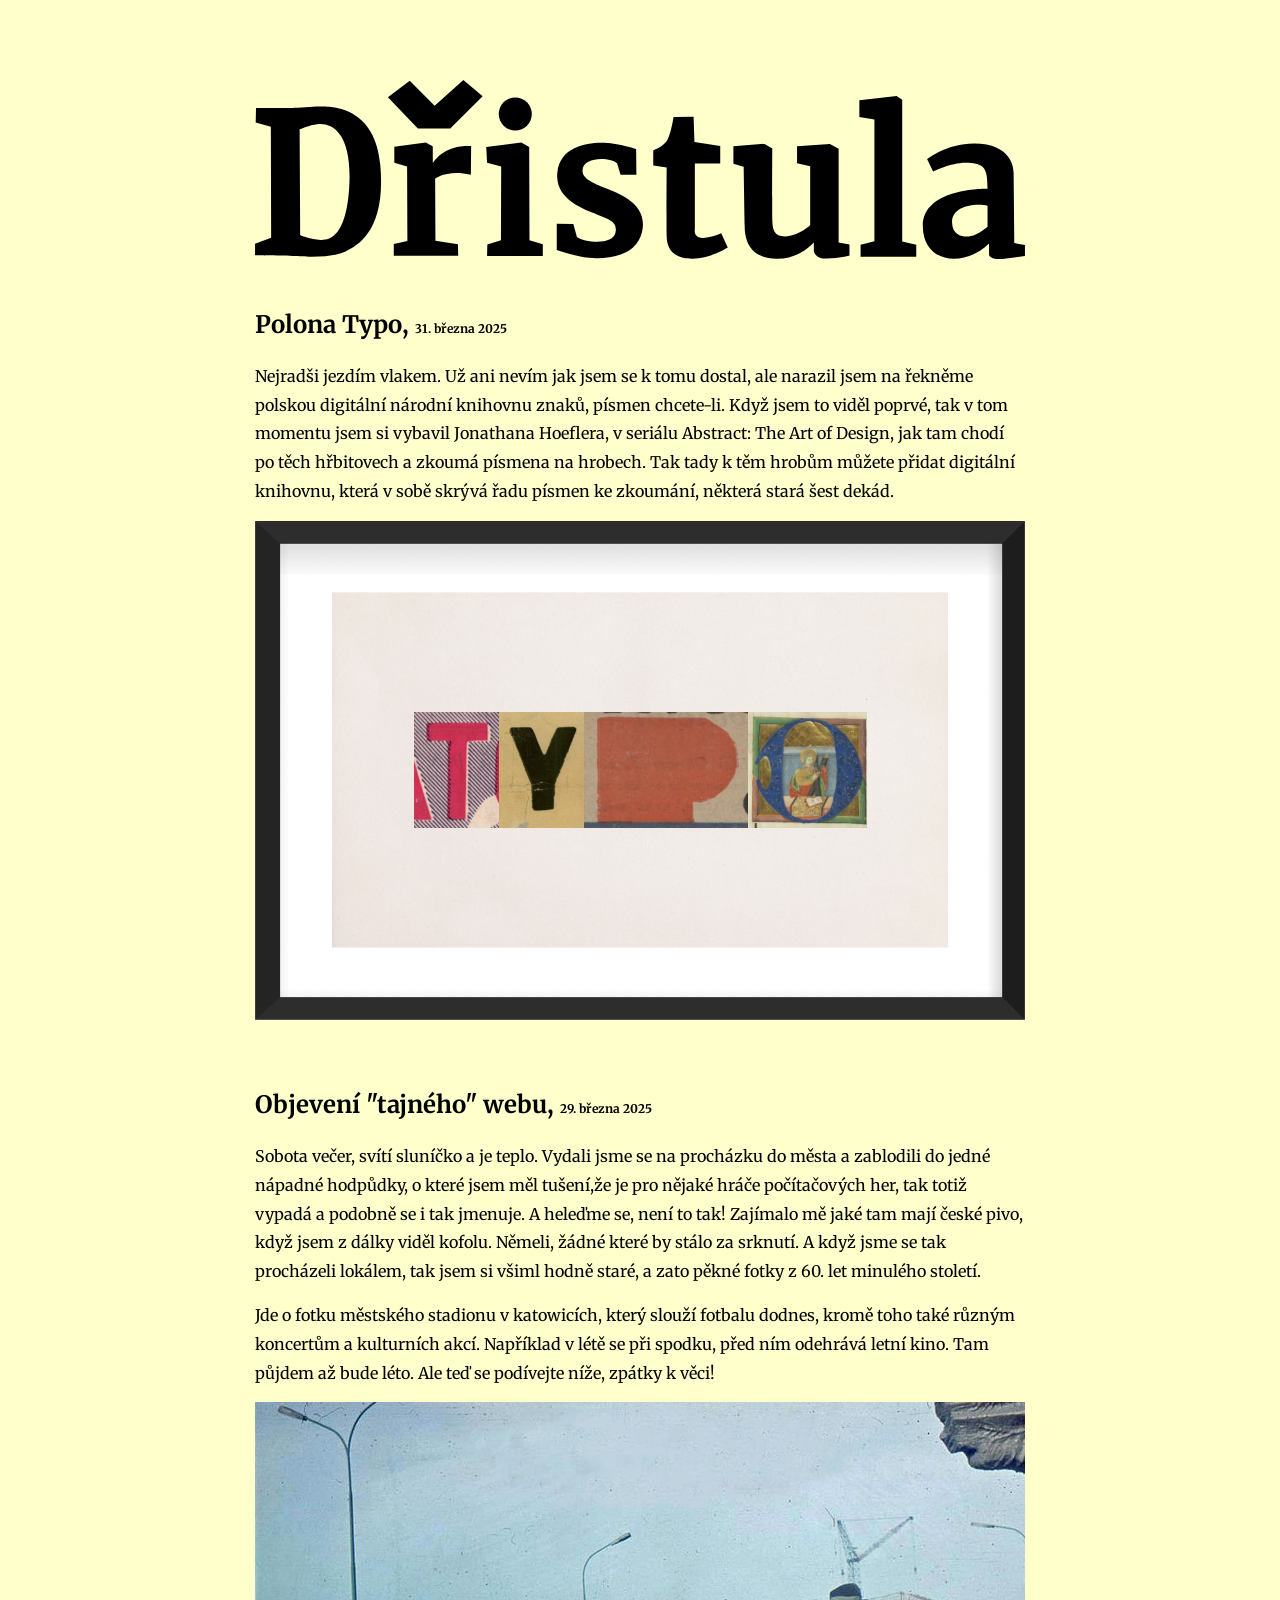
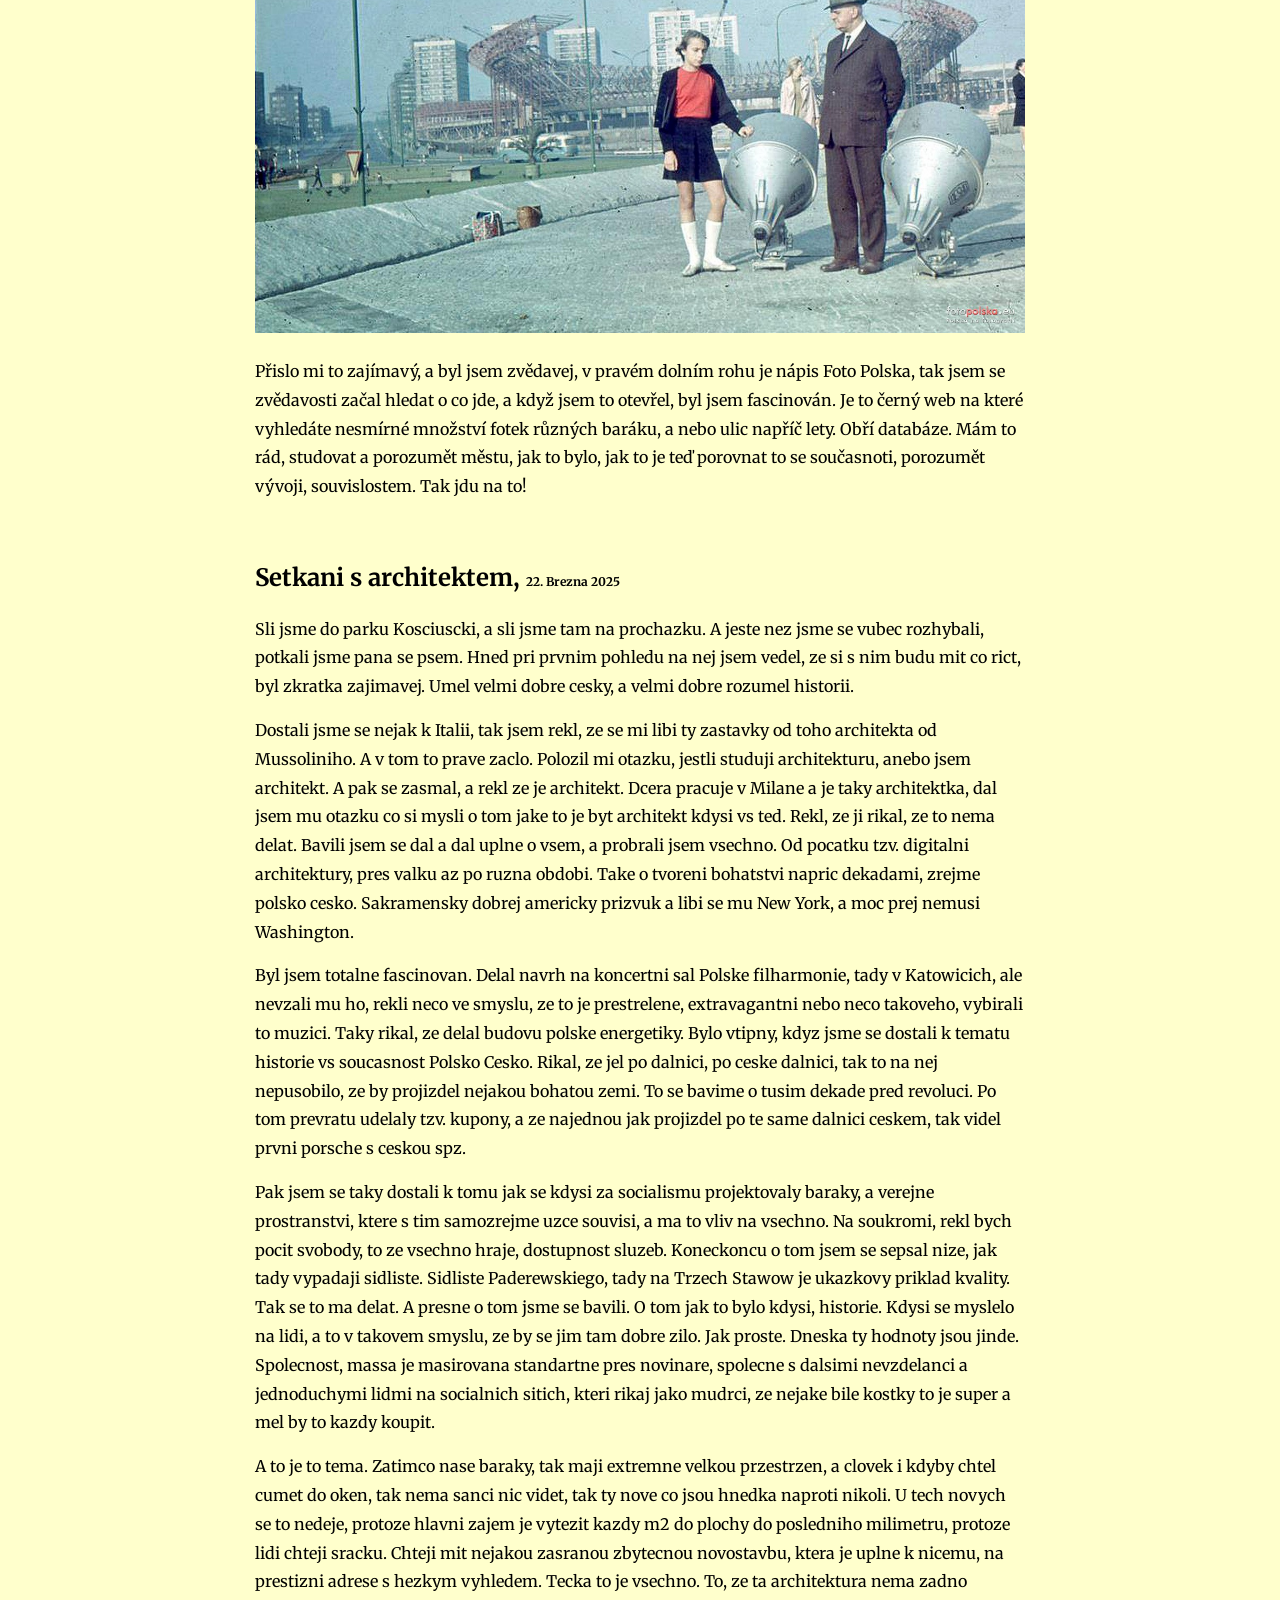
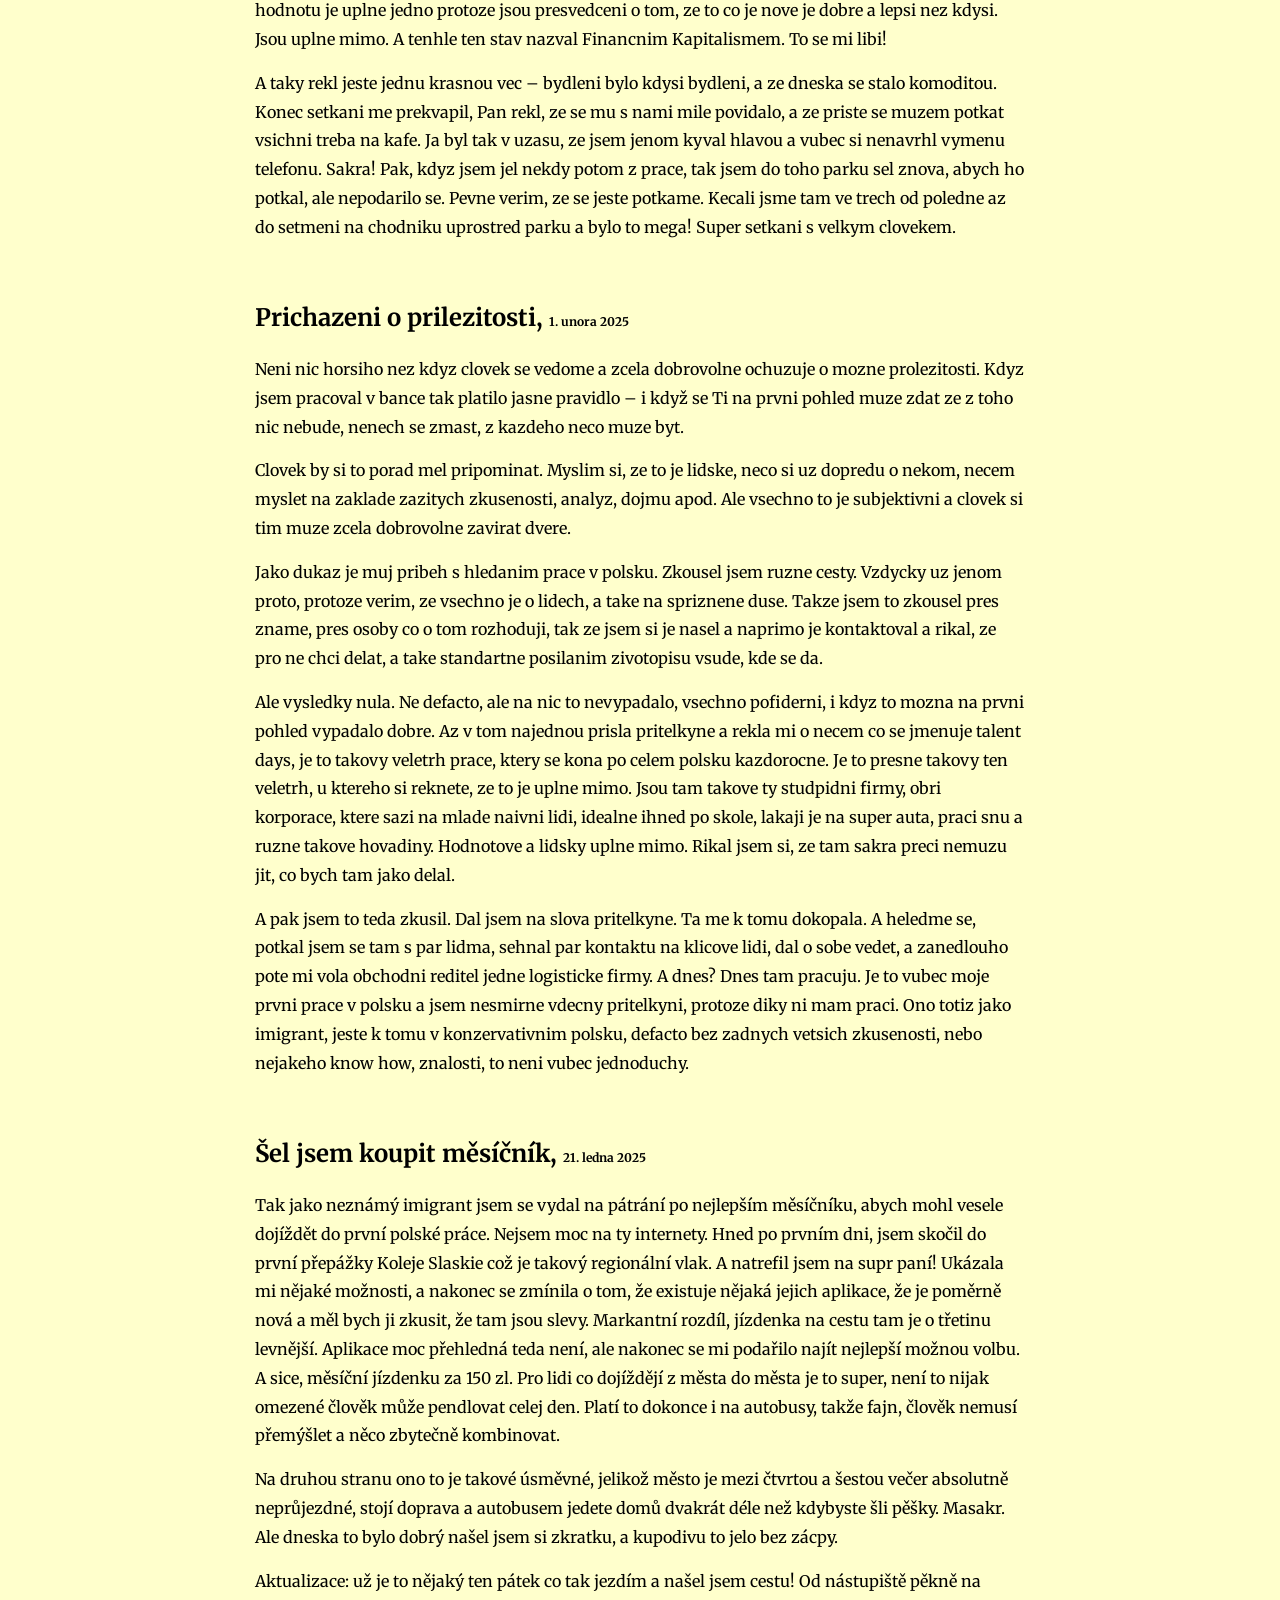
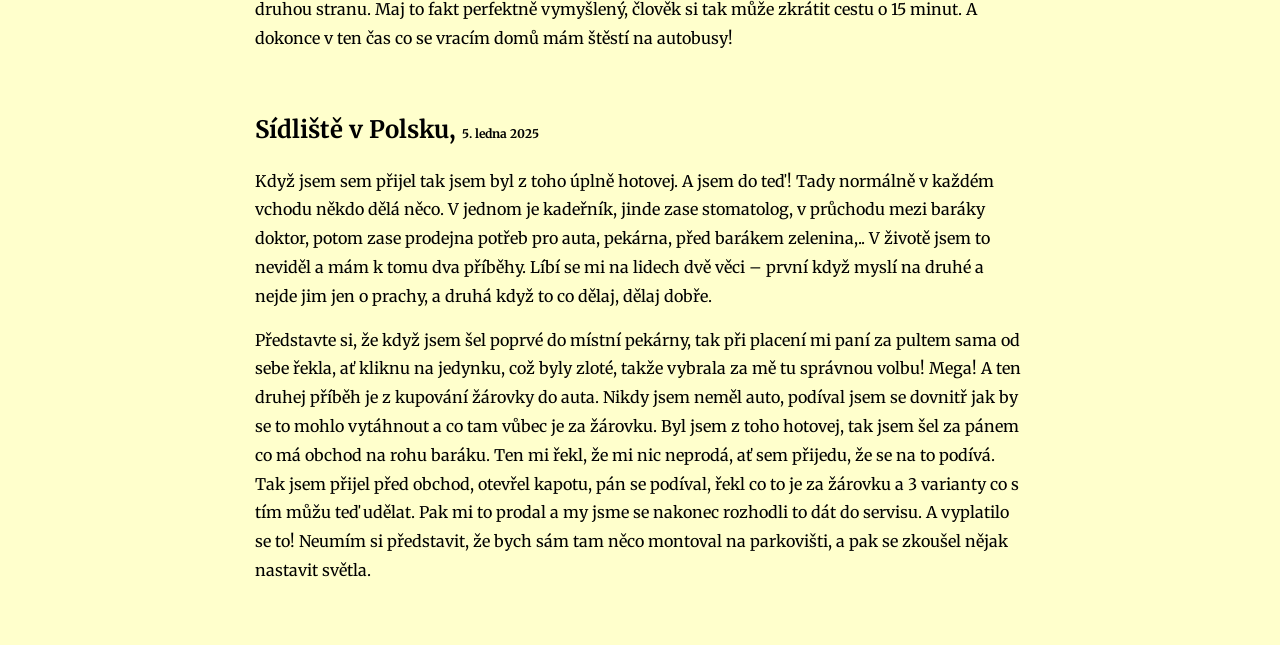
<file: index.html>
<!DOCTYPE html>
<html lang="cs">
<head>
    <meta charset="UTF-8">
    <meta name="viewport" content="width=device-width, initial-scale=1.0">
    <title>Dřistula</title>

    <!-- Odkaz na font z Google Fonts -->
    <link href="https://fonts.googleapis.com/css2?family=Merriweather:ital,wght@0,300;0,400;0,700;0,900;1,300;1,400;1,700;1,900&display=swap" rel="stylesheet">

    <!-- Odkaz na externí CSS soubor -->
    <link rel="stylesheet" href="styles.css">
</head>
<body>

<div class="content">
    <img src="Dristula.svg" alt="Logo webu" class="logo">

    <section class="article">
    <h2>Polona Typo, <span class="date">31. března 2025</span></h2>
    
    <p>
    Nejradši jezdím vlakem. Už ani nevím jak jsem se k tomu dostal, ale narazil jsem na řekněme polskou digitální národní knihovnu znaků, písmen chcete-li.
    Když jsem to viděl poprvé, tak v tom momentu jsem si vybavil Jonathana Hoeflera, v seriálu Abstract: The Art of Design, jak tam chodí po těch hřbitovech
    a zkoumá písmena na hrobech. Tak tady k těm hrobům můžete přidat digitální knihovnu, která v sobě skrývá řadu písmen ke zkoumání, některá stará šest dekád.
    </p>
    <img src="Polona_Typo1.png" alt="Fotka moře za západu slunce">
    </p>
    </section>

    <section class="article">
    <h2>Objevení "tajného" webu, <span class="date">29. března 2025</span></h2>
    
    <p>
    Sobota večer, svítí sluníčko a je teplo. Vydali jsme se na procházku do města a zablodili do jedné nápadné hodpůdky, o které jsem měl tušení,že je pro nějaké hráče
    počítačových her, tak totiž vypadá a podobně se i tak jmenuje. A heleďme se, není to tak! Zajímalo mě jaké tam mají české pivo, když jsem z dálky viděl kofolu.
    Němeli, žádné které by stálo za srknutí. A když jsme se tak procházeli lokálem, tak jsem si všiml hodně staré, a zato pěkné fotky z 60. let minulého století.
    </p>
    Jde o fotku městského stadionu v katowicích, který slouží fotbalu dodnes, kromě toho také různým koncertům a kulturních akcí. Například v létě se při spodku,
    před ním odehrává letní kino. Tam půjdem až bude léto. Ale teď se podívejte níže, zpátky k věci!
    </p>
    <img src="Spodek.jpg" alt="Fotka moře za západu slunce">
    </p>
    Přislo mi to zajímavý, a byl jsem zvědavej, v pravém dolním rohu je nápis Foto Polska, tak jsem se zvědavosti začal hledat o co jde, a když jsem to otevřel,
    byl jsem fascinován. Je to černý web na které vyhledáte nesmírné množství fotek různých baráku, a nebo ulic napříč lety. Obří databáze. Mám to rád, studovat
    a porozumět městu, jak to bylo, jak to je teď porovnat to se současnoti, porozumět vývoji, souvislostem. Tak jdu na to!
    </section>

    <section class="article">
    <h2>Setkani s architektem, <span class="date">22. Brezna 2025</span></h2>
    
    <p>
    Sli jsme do parku Kosciuscki, a sli jsme tam na prochazku. A jeste nez jsme se vubec rozhybali, potkali jsme pana se psem. Hned pri prvnim pohledu na nej jsem vedel,
    ze si s nim budu mit co rict, byl zkratka zajimavej. Umel velmi dobre cesky, a velmi dobre rozumel historii.
    </p>
    Dostali jsme se nejak k Italii, tak jsem rekl, ze se mi libi ty zastavky od toho architekta od Mussoliniho. A v tom to prave zaclo.
    Polozil mi otazku, jestli studuji architekturu, anebo jsem architekt. A pak se zasmal, a rekl ze je architekt. Dcera pracuje v Milane a je taky architektka,
    dal jsem mu otazku co si mysli o tom jake to je byt architekt kdysi vs ted. Rekl, ze ji rikal, ze to nema delat. Bavili jsem se dal a dal uplne o vsem, a probrali jsem vsechno. Od pocatku tzv. digitalni
    architektury, pres valku az po ruzna obdobi. Take o tvoreni bohatstvi napric dekadami, zrejme polsko cesko. Sakramensky dobrej americky prizvuk a libi se mu New York,
    a moc prej nemusi Washington.
    </p>
    Byl jsem totalne fascinovan. Delal navrh na koncertni sal Polske filharmonie, tady v Katowicich, ale nevzali mu ho, rekli neco ve smyslu, ze to je prestrelene,
    extravagantni nebo neco takoveho, vybirali to muzici. Taky rikal, ze delal budovu polske energetiky. Bylo vtipny, kdyz jsme se dostali k tematu historie vs soucasnost Polsko Cesko.
    Rikal, ze jel po dalnici, po ceske dalnici, tak to na nej nepusobilo, ze by projizdel nejakou bohatou zemi. To se bavime o tusim dekade pred revoluci.
    Po tom prevratu udelaly tzv. kupony, a ze najednou jak projizdel po te same dalnici ceskem, tak videl prvni porsche s ceskou spz.
    </p>
    Pak jsem se taky dostali k tomu jak se kdysi za socialismu projektovaly baraky, a verejne prostranstvi, ktere s tim samozrejme uzce souvisi, a ma to vliv na vsechno.
    Na soukromi, rekl bych pocit svobody, to ze vsechno hraje, dostupnost sluzeb. Koneckoncu o tom jsem se sepsal nize, jak tady vypadaji sidliste. Sidliste Paderewskiego,
    tady na Trzech Stawow je ukazkovy priklad kvality. Tak se to ma delat. A presne o tom jsme se bavili. O tom jak to bylo kdysi, historie. Kdysi se myslelo na lidi,
    a to v takovem smyslu, ze by se jim tam dobre zilo. Jak proste. Dneska ty hodnoty jsou jinde. Spolecnost, massa je masirovana standartne pres novinare,
    spolecne s dalsimi nevzdelanci a jednoduchymi lidmi na socialnich sitich, kteri rikaj jako mudrci, ze nejake bile kostky to je super a mel by to kazdy koupit.
    </p>
    A to je to tema. Zatimco nase baraky, tak maji extremne velkou przestrzen, a clovek i kdyby chtel cumet do oken, tak nema sanci nic videt, tak ty nove co jsou hnedka naproti nikoli.
    U tech novych se to nedeje, protoze hlavni zajem je vytezit kazdy m2 do plochy do posledniho milimetru, protoze lidi chteji sracku. Chteji mit nejakou zasranou zbytecnou
    novostavbu, ktera je uplne k nicemu, na prestizni adrese s hezkym vyhledem. Tecka to je vsechno. To, ze ta architektura nema zadno hodnotu je uplne jedno protoze jsou
    presvedceni o tom, ze to co je nove je dobre a lepsi nez kdysi. Jsou uplne mimo. A tenhle ten stav nazval Financnim Kapitalismem. To se mi libi!
    </p>
    A taky rekl jeste jednu krasnou vec – bydleni bylo kdysi bydleni, a ze dneska se stalo komoditou. Konec setkani me prekvapil, Pan rekl, ze se mu s nami mile
    povidalo, a ze priste se muzem potkat vsichni treba na kafe. Ja byl tak v uzasu, ze jsem jenom kyval hlavou a vubec si nenavrhl vymenu telefonu. Sakra! Pak,
    kdyz jsem jel nekdy potom z prace, tak jsem do toho parku sel znova, abych ho potkal, ale nepodarilo se. Pevne verim, ze se jeste potkame. Kecali jsme tam ve trech
    od poledne az do setmeni na chodniku uprostred parku a bylo to mega! Super setkani s velkym clovekem.
    </section>

    <section class="article">
    <h2>Prichazeni o prilezitosti, <span class="date">1. unora 2025</span></h2>
    
    <p>
      Neni nic horsiho nez kdyz clovek se vedome a zcela dobrovolne ochuzuje o mozne prolezitosti. Kdyz jsem pracoval v bance tak platilo jasne pravidlo – i když se Ti na prvni pohled muze zdat ze z toho nic nebude, nenech se zmast, z kazdeho neco muze byt.
    </p>
      Clovek by si to porad mel pripominat. Myslim si, ze to je lidske, neco si uz dopredu o nekom, necem myslet na zaklade zazitych zkusenosti, analyz, dojmu apod. Ale vsechno to je subjektivni a clovek si tim muze zcela dobrovolne zavirat dvere.
    </p>
    Jako dukaz je muj pribeh s hledanim prace v polsku. Zkousel jsem ruzne cesty. Vzdycky uz jenom proto, protoze verim, ze vsechno je o lidech, a take na spriznene duse. Takze jsem to zkousel pres zname, pres osoby co o tom rozhoduji, tak ze jsem si je nasel a naprimo je kontaktoval a rikal, ze pro ne chci delat, a take standartne posilanim zivotopisu vsude, kde se da.
    </p>
    Ale vysledky nula. Ne defacto, ale na nic to nevypadalo, vsechno pofiderni, i kdyz to mozna na prvni pohled vypadalo dobre. Az v tom najednou prisla pritelkyne a rekla mi o necem co se jmenuje talent days, je to takovy veletrh prace, ktery se kona po celem polsku kazdorocne. Je to presne takovy ten veletrh, u ktereho si reknete, ze to je uplne mimo. Jsou tam takove ty studpidni firmy, obri korporace, ktere sazi na mlade naivni lidi, idealne ihned po skole, lakaji je na super auta, praci snu a ruzne takove hovadiny. Hodnotove a lidsky uplne mimo. Rikal jsem si, ze tam sakra preci nemuzu jit, co bych tam jako delal.
    </p>
    A pak jsem to teda zkusil. Dal jsem na slova pritelkyne. Ta me k tomu dokopala. A heledme se, potkal jsem se tam s par lidma, sehnal par kontaktu na klicove lidi, dal o sobe vedet, a zanedlouho pote mi vola obchodni reditel jedne logisticke firmy. A dnes? Dnes tam pracuju. Je to vubec moje prvni prace v polsku a jsem nesmirne vdecny pritelkyni, protoze diky ni mam praci. Ono totiz jako imigrant, jeste k tomu v konzervativnim polsku, defacto bez zadnych vetsich zkusenosti, nebo nejakeho know how, znalosti, to neni vubec jednoduchy.
    </p>
    </section>

    <section class="article">
    <h2>Šel jsem koupit měsíčník, <span class="date">21. ledna 2025</span></h2>
    
    <p>
    Tak jako neznámý imigrant jsem se vydal na pátrání po nejlepším měsíčníku, abych mohl vesele dojíždět do první polské práce. Nejsem moc na ty internety. Hned po prvním dni, jsem skočil do první přepážky Koleje Slaskie což je takový regionální vlak. A natrefil jsem na supr paní! Ukázala mi nějaké možnosti, a nakonec se zmínila o tom, že existuje nějaká jejich aplikace, že je poměrně nová a měl bych ji zkusit, že tam jsou slevy. Markantní rozdíl, jízdenka na cestu tam je o třetinu levnější. Aplikace moc přehledná teda není, ale nakonec se mi podařilo najít nejlepší možnou volbu. A sice, měsíční jízdenku za 150 zl. Pro lidi co dojíždějí z města do města je to super, není to nijak omezené člověk může pendlovat celej den. Platí to dokonce i na autobusy, takže fajn, člověk nemusí přemýšlet a něco zbytečně kombinovat.
    </p>
    Na druhou stranu ono to je takové úsměvné, jelikož město je mezi čtvrtou a šestou večer absolutně neprůjezdné, stojí doprava a autobusem jedete domů dvakrát déle než kdybyste šli pěšky. Masakr. Ale dneska to bylo dobrý našel jsem si zkratku, a kupodivu to jelo bez zácpy.
    </p>
    Aktualizace: už je to nějaký ten pátek co tak jezdím a našel jsem cestu! Od nástupiště pěkně na druhou stranu. Maj to fakt perfektně vymyšlený, člověk si tak může zkrátit cestu o 15 minut. A dokonce v ten čas co se vracím domů mám štěstí na autobusy!  
    </p>
    </section>

    <section class="article">
    <h2>Sídliště v Polsku, <span class="date">5. ledna 2025</span></h2>
    
    <p>
    Když jsem sem přijel tak jsem byl z toho úplně hotovej. A jsem do teď! Tady normálně v každém vchodu někdo dělá něco. V jednom je kadeřník, jinde zase stomatolog, v průchodu mezi baráky doktor, potom zase prodejna potřeb pro auta, pekárna, před barákem zelenina,.. V životě jsem to neviděl a mám k tomu dva příběhy. Líbí se mi na lidech dvě věci – první když myslí na druhé a nejde jim jen o prachy, a druhá když to co dělaj, dělaj dobře.
    <p>
    Představte si, že když jsem šel poprvé do místní pekárny, tak při placení mi paní za pultem sama od sebe řekla, ať kliknu na jedynku, což byly zloté, takže vybrala za mě tu správnou volbu! Mega! A ten druhej příběh je z kupování žárovky do auta. Nikdy jsem neměl auto, podíval jsem se dovnitř jak by se to mohlo vytáhnout a co tam vůbec je za žárovku. Byl jsem z toho hotovej, tak jsem šel za pánem co má obchod na rohu baráku. Ten mi řekl, že mi nic neprodá, ať sem přijedu, že se na to podívá. Tak jsem přijel před obchod, otevřel kapotu, pán se podíval, řekl co to je za žárovku a 3 varianty co s tím můžu teď udělat. Pak mi to prodal a my jsme se nakonec rozhodli to dát do servisu. A vyplatilo se to! Neumím si představit, že bych sám tam něco montoval na parkovišti, a pak se zkoušel nějak nastavit světla.
    </p>
    </section>
    
</div>

</body>
</html>
</file>
<file: styles.css>
/* Resetování základního vzhledu */
* {
    margin: 0;
    padding: 0;
    box-sizing: border-box;
}

/* Nastavení základního vzhledu stránky */
body {
    font-family: "Merriweather", serif;
    background-color: rgb(255, 255, 204);
    line-height: 1.8;
    margin: 0;
    padding: 0;
}

.logo {
    width: 100%;
    height: auto;
    margin-top: 60px; /* Přidá mezeru kolem loga */
    margin-bottom: 40px; /* Přidá mezeru kolem loga */
}

/* Alternativně, pokud chcete přidat mezery mezi celými sekcemi */
section.article {
    margin-bottom: 60px; /* Větší mezera mezi koncem jednoho článku a začátkem dalšího */
}

/* Styly pro odkazy */
a {
    color: black; /* Změna barvy odkazu na černou */
    text-decoration: none; /* Odstranění podtržení */
}

a:hover {
    text-decoration: underline; /* Podtržení při najetí myší */
}

/* Styly pro odstavce a nadpisy */
p {
    margin-bottom: 15px;
    line-height: 1.8;
    hyphens: auto; /* Povolení dělení slov podle potřeby */
    text-align-last: left; /* Poslední řádek zarovnaný k levé straně */
}

h1, h2 {
    margin-bottom: 20px;
    line-height: 1.4;
}

.date {
    font-size: 12px; /* Menší velikost pro datum */
}

/* Styly pro nadpis h1 (název webu) */
h1 {
    font-size: 10em; /* Zvětšení velikosti písma pro název webu */
    text-align: left; /* Zarovnání vlevo */
    margin: 10px 0; /* Menší odsazení shora a zdola */
}

/* Styly pro obsah */
.content {
    width: 80%;
    max-width: 800px;
    margin: 20px auto; /* Automatické zarovnání na střed s mezerou nahoře i dole */
    padding: 0 15px;
}

.container {
    max-width: 800px;  /* Maximální šířka pro text a obsah */
    margin: 0 auto;    /* Zarovnání kontejneru na střed */
    padding: 20px;
}

img {
    max-width: 100%;   /* Obrázek bude zabírat maximálně 100 % šířky svého rodiče */
    height: auto;      /* Zachování poměru stran obrázku */
}

/* Media query pro mobilní zařízení */
@media screen and (max-width: 768px) {
    .content {
        width: 100%; /* Větší šířka na mobilních zařízeních */
        margin: 0; /* Žádné mezery okolo obsahu */
        padding: 0 15px; /* Menší vnitřní mezery na mobilních zařízeních */
        font-size: 0.875em; /* Zmenšení velikosti písma na 14px, pokud základní velikost je 16px */
    }

    h1 {
        font-size: 5em; /* Menší velikost nápisu na mobilech */
        margin-top: 25px; /* Zvýšení mezery nad nadpisem pro mobilní zařízení */
        margin-bottom: 25px; /* Zvýšení mezery pod nadpisem pro mobilní zařízení */
    }
    
     .logo {
        margin-top: 40px; /* Přidá mezeru kolem loga */
        margin-bottom: 25px; /* Přidá mezeru kolem loga */
    }
}
</file>
